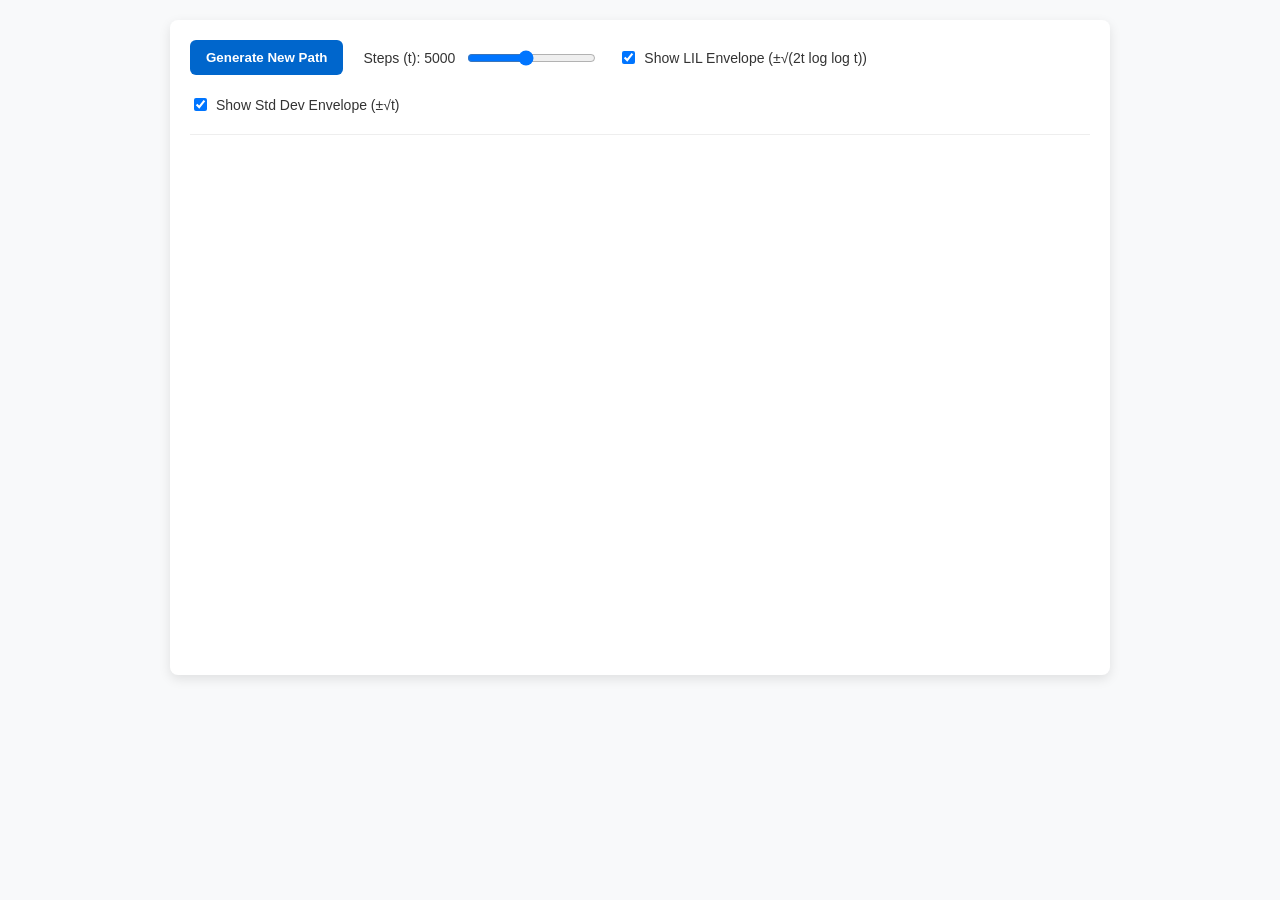
<file: brownian-motion/index.html>
<!DOCTYPE html>
<html lang="en">
<head>
  <meta charset="UTF-8">
  <title>LIL Brownian Motion Simulator</title>
  <script src="https://d3js.org/d3.v7.min.js"></script>
  <style>
    body {
      font-family: -apple-system, BlinkMacSystemFont, "Segoe UI", Roboto, Helvetica, Arial, sans-serif;
      margin: 0;
      padding: 20px;
      background-color: #f8f9fa;
      color: #333;
      display: flex;
      flex-direction: column;
      align-items: center;
    }
    .widget-container {
      background: white;
      border-radius: 8px;
      box-shadow: 0 4px 12px rgba(0,0,0,0.1);
      padding: 20px;
      width: 100%;
      max-width: 900px;
    }
    .controls {
      display: flex;
      flex-wrap: wrap;
      gap: 20px;
      align-items: center;
      margin-bottom: 20px;
      padding-bottom: 20px;
      border-bottom: 1px solid #eee;
    }
    button {
      background-color: #0066cc;
      color: white;
      border: none;
      padding: 10px 16px;
      border-radius: 6px;
      cursor: pointer;
      font-weight: 600;
      transition: background 0.2s;
    }
    button:hover {
      background-color: #0052a3;
    }
    .control-group {
      display: flex;
      align-items: center;
      gap: 10px;
    }
    .slider-label {
      font-size: 14px;
      font-weight: 500;
    }
    .toggle-label {
      font-size: 14px;
      cursor: pointer;
      display: flex;
      align-items: center;
      gap: 6px;
    }
    #chart {
      width: 100%;
      height: 500px;
    }
    .path-brownian { fill: none; stroke: #2c7bb6; stroke-width: 1px; stroke-linejoin: round; }
    .path-lil { fill: none; stroke: #d7191c; stroke-width: 2px; stroke-dasharray: 6 4; }
    .path-sqrt { fill: none; stroke: #1a9641; stroke-width: 2px; stroke-dasharray: 2 4; }
    .axis-label { font-size: 12px; fill: #666; }
    .legend-text { font-size: 12px; font-family: monospace; }
  </style>
</head>
<body>

<div class="widget-container">
  <div class="controls">
    <button id="generate-btn">Generate New Path</button>
    
    <div class="control-group">
      <label class="slider-label" for="steps-slider">Steps (t): <span id="steps-val">5000</span></label>
      <input type="range" id="steps-slider" min="1000" max="10000" step="500" value="5000">
    </div>

    <div class="control-group">
      <label class="toggle-label">
        <input type="checkbox" id="toggle-lil" checked>
        Show LIL Envelope (±√(2t log log t))
      </label>
    </div>

    <div class="control-group">
      <label class="toggle-label">
        <input type="checkbox" id="toggle-sqrt" checked>
        Show Std Dev Envelope (±√t)
      </label>
    </div>
  </div>

  <div id="chart"></div>
</div>

<script>
  // Math Configuration
  const T_START = 3; // Start at t=3 to avoid log(log(t)) negative infinity/NaN at t <= e

  // D3 Setup
  const margin = {top: 20, right: 30, bottom: 40, left: 50};
  const width = 860 - margin.left - margin.right;
  const height = 500 - margin.top - margin.bottom;

  const svg = d3.select("#chart")
    .append("svg")
    .attr("width", width + margin.left + margin.right)
    .attr("height", height + margin.top + margin.bottom)
    .append("g")
    .attr("transform", `translate(${margin.left},${margin.top})`);

  // Scales
  const xScale = d3.scaleLinear().range([0, width]);
  const yScale = d3.scaleLinear().range([height, 0]);

  // Axes groups
  const xAxisGroup = svg.append("g").attr("transform", `translate(0,${height})`);
  const yAxisGroup = svg.append("g");

  // Path elements
  const pathSqrtUpper = svg.append("path").attr("class", "path-sqrt");
  const pathSqrtLower = svg.append("path").attr("class", "path-sqrt");
  const pathLILUpper = svg.append("path").attr("class", "path-lil");
  const pathLILLower = svg.append("path").attr("class", "path-lil");
  const pathBrownian = svg.append("path").attr("class", "path-brownian");

  // Box-Muller transform for standard normal distribution N(0, 1)
  function randomNormal() {
    let u = 0, v = 0;
    while(u === 0) u = Math.random();
    while(v === 0) v = Math.random();
    return Math.sqrt(-2.0 * Math.log(u)) * Math.cos(2.0 * Math.PI * v);
  }

  // Generate Brownian Motion Path
  function generateData(maxSteps) {
    const data = [];
    let currentY = 0;
    
    // Simulate from t=0 to properly accumulate variance
    for (let t = 0; t <= maxSteps; t++) {
      if (t >= T_START) {
        data.push({ t: t, y: currentY });
      }
      // dt = 1 step
      currentY += randomNormal();
    }
    return data;
  }

  // Generate mathematical bounds arrays
  function generateBounds(maxSteps) {
    const bounds = [];
    const stepSize = Math.max(1, Math.floor(maxSteps / 200)); // Optimize rendering points
    
    for (let t = T_START; t <= maxSteps; t += stepSize) {
      bounds.push({
        t: t,
        sqrt: Math.sqrt(t),
        lil: Math.sqrt(2 * t * Math.log(Math.log(t)))
      });
    }
    // Ensure final point is included
    bounds.push({
      t: maxSteps,
      sqrt: Math.sqrt(maxSteps),
      lil: Math.sqrt(2 * maxSteps * Math.log(Math.log(maxSteps)))
    });
    return bounds;
  }

  // Line Generators
  const lineBrownian = d3.line().x(d => xScale(d.t)).y(d => yScale(d.y));
  
  const lineSqrtUpper = d3.line().x(d => xScale(d.t)).y(d => yScale(d.sqrt));
  const lineSqrtLower = d3.line().x(d => xScale(d.t)).y(d => yScale(-d.sqrt));
  
  const lineLILUpper = d3.line().x(d => xScale(d.t)).y(d => yScale(d.lil));
  const lineLILLower = d3.line().x(d => xScale(d.t)).y(d => yScale(-d.lil));

  function updateChart() {
    const maxSteps = parseInt(document.getElementById("steps-slider").value);
    const data = generateData(maxSteps);
    const bounds = generateBounds(maxSteps);

    // Calculate Y domain based on the maximum LIL value + 10% padding
    const maxY = Math.sqrt(2 * maxSteps * Math.log(Math.log(maxSteps))) * 1.1;

    // Update Scales
    xScale.domain([T_START, maxSteps]);
    yScale.domain([-maxY, maxY]);

    // Update Axes
    xAxisGroup.transition().duration(200).call(d3.axisBottom(xScale));
    yAxisGroup.transition().duration(200).call(d3.axisLeft(yScale));

    // Update Paths
    pathBrownian.datum(data).attr("d", lineBrownian);
    
    pathSqrtUpper.datum(bounds).attr("d", lineSqrtUpper);
    pathSqrtLower.datum(bounds).attr("d", lineSqrtLower);
    
    pathLILUpper.datum(bounds).attr("d", lineLILUpper);
    pathLILLower.datum(bounds).attr("d", lineLILLower);

    // Apply visibility toggles
    toggleVisibility();
  }

  function toggleVisibility() {
    const showLIL = document.getElementById("toggle-lil").checked;
    const showSqrt = document.getElementById("toggle-sqrt").checked;

    pathLILUpper.style("display", showLIL ? "block" : "none");
    pathLILLower.style("display", showLIL ? "block" : "none");
    
    pathSqrtUpper.style("display", showSqrt ? "block" : "none");
    pathSqrtLower.style("display", showSqrt ? "block" : "none");
  }

  // Event Listeners
  document.getElementById("generate-btn").addEventListener("click", updateChart);
  
  document.getElementById("steps-slider").addEventListener("input", function(e) {
    document.getElementById("steps-val").textContent = e.target.value;
    updateChart();
  });

  document.getElementById("toggle-lil").addEventListener("change", toggleVisibility);
  document.getElementById("toggle-sqrt").addEventListener("change", toggleVisibility);

  // Initialize
  updateChart();

</script>
</body>
</html>
</file>
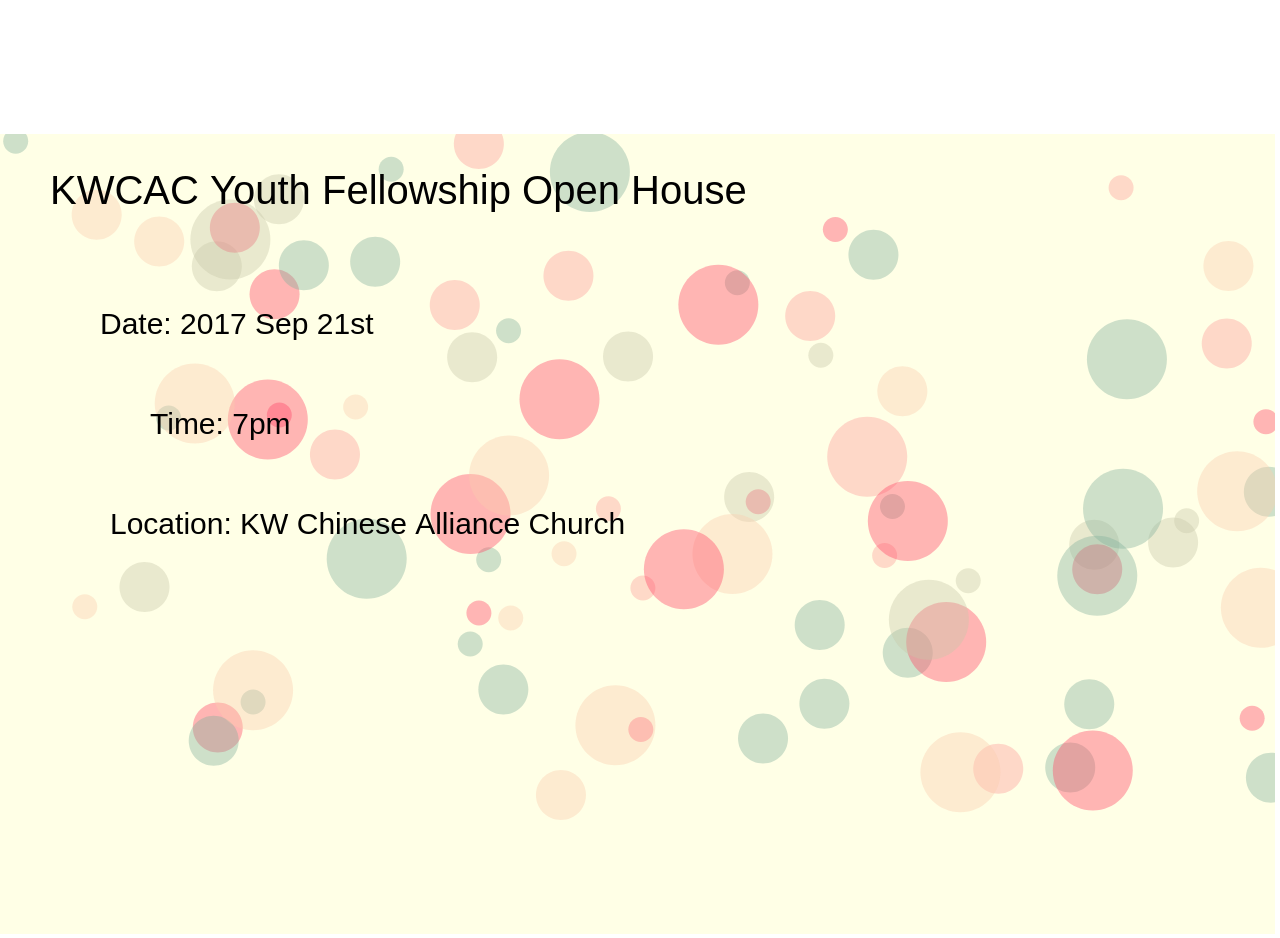
<file: empty-example/index.html>
<!DOCTYPE html>
<html>
<head>
	<script src="../p5.min.js"></script>
	<script src="../addons/p5.dom.min.js"></script>
	<script src="../addons/p5.sound.min.js"></script>
	<script src="floating-ball.js"></script>
	<style> body {padding: 0; margin: 0;} </style>
</head>
<body>
	<iframe src="https://www.facebook.com/plugins/page.php?href=https%3A%2F%2Fwww.facebook.com%2Faftertheory%2F&tabs&width=340&height=130&small_header=false&adapt_container_width=false&hide_cover=false&show_facepile=false&appId" width="340" height="130" style="border:none;overflow:hidden" scrolling="no" frameborder="0" allowTransparency="true"></iframe>
</body>
</html>
</file>
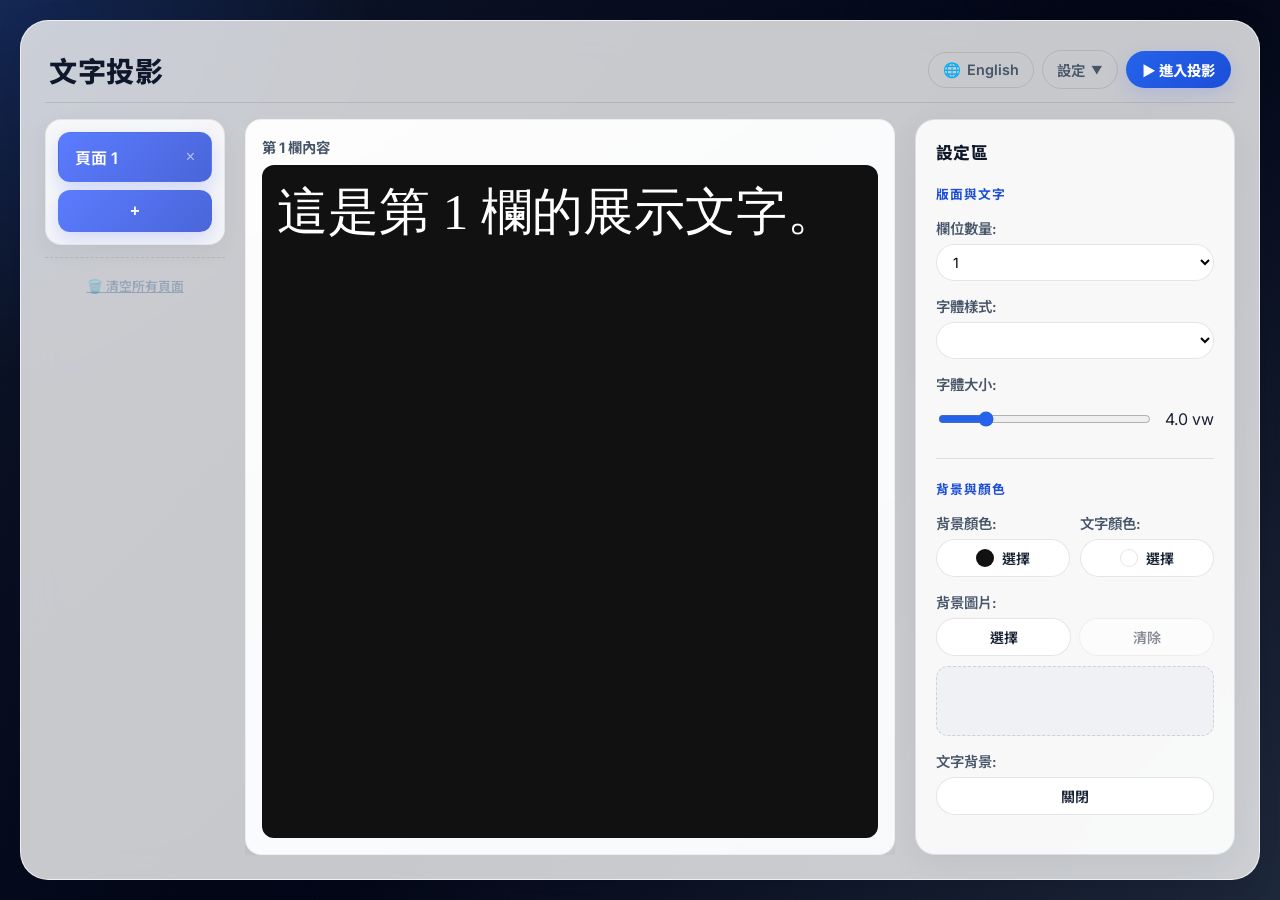
<file: simple-presentation/index.html>
<!DOCTYPE html>
<html lang="zh-Hant">

<head>
    <meta charset="UTF-8">
    <meta name="viewport" content="width=device-width, initial-scale=1.0">
    
    <!-- Primary Meta Tags & SEO -->
    <title>文字投影 | TextCast</title>
    <meta name="description" content="TextCast 一款簡潔強大的線上文字投影展示工具。支援雙語介面、多欄版面、多款字型、自訂顏色與背景圖片。 Free online text slideshow presenter with multi-column layout, customizable fonts, colors, and background images.">
    <meta name="keywords" content="TextCast, 文字投影, 展示器, 線上簡報, Text Slideshow, Slide Presenter, Presentation Tool, Dual Language">
    <meta name="robots" content="index, follow">
    <link rel="canonical" href="https://example.com/">

    <meta name="theme-color" content="#020617">

    <!-- Open Graph / Facebook -->
    <meta property="og:type" content="website">
    <meta property="og:url" content="https://example.com/">
    <meta property="og:title" content="文字投影 | TextCast">
    <meta property="og:description" content="TextCast 一款簡潔強大的線上文字投影展示工具。支援多欄版面、豐富字型、自訂顏色與背景圖片。 Free online text slideshow presenter with dynamic multi-column layouts.">
    <meta property="og:locale" content="zh_TW">
    <meta property="og:locale:alternate" content="en_US">

    <!-- Twitter Cards -->
    <meta name="twitter:card" content="summary_large_image">
    <meta name="twitter:title" content="文字投影 | TextCast">
    <meta name="twitter:description" content="TextCast 簡潔強大的線上文字投影展示工具。Free online text slideshow presenter.">

    <!-- Structured Data (JSON-LD) -->
    <script type="application/ld+json">
    {
      "@context": "https://schema.org",
      "@type": "WebApplication",
      "name": "文字投影 | TextCast",
      "applicationCategory": "UtilitiesApplication",
      "operatingSystem": "All",
      "inLanguage": ["zh-Hant", "en"],
      "description": "Interactive web tool for creating custom text slideshows with multi-column layouts, web fonts, and dynamic backgrounds."
    }
    </script>

    <!-- Typography & CSS -->
    <link rel="preconnect" href="https://fonts.googleapis.com">
    <link rel="preconnect" href="https://fonts.gstatic.com" crossorigin>
    <link href="https://fonts.googleapis.com/css2?family=Caveat:wght@500;700&family=Dela+Gothic+One&family=Inter:wght@400;700;900&family=Klee+One:wght@400;600&family=LXGW+WenKai+TC:wght@400;700&family=Montserrat:wght@700;900&family=Noto+Sans+TC:wght@400;700;900&family=Noto+Serif+TC:wght@400;700;900&family=Oswald:wght@500;700&family=Playfair+Display:ital,wght@0,600;0,800;1,600&family=Shippori+Mincho:wght@500;800&display=swap" rel="stylesheet">
    <link rel="stylesheet" href="style.css">
    <script src="main.js" defer></script>
</head>

<body>

    <div class="container" id="main-ui">

        <!-- Compact Header with Global Actions -->
        <header class="app-header">
            <div class="branding">
                <h1 data-i18n="appTitle">文字投影展示器</h1>
            </div>
            <div class="global-actions">
                <button id="lang-toggle-btn" class="toggle-controls-btn lang-btn" aria-label="Switch Language / 切換語言">
                    🌐 <span id="lang-text">English</span>
                </button>
                <button id="toggle-controls-btn" class="toggle-controls-btn" aria-expanded="true">
                    <span data-i18n="settingsBtn">設定</span> <span class="toggle-icon">▼</span>
                </button>
                <button id="start-btn" class="primary-cta" data-i18n="enterSlideshow">
                    ▶ 進入投影
                </button>
            </div>
        </header>

        <!-- Main Workspace Layout -->
        <div class="editor-layout">

            <!-- LEFT SIDEBAR: Slide Navigation Panel -->
            <aside class="sidebar-nav">
                <tab-manager id="tab-manager"></tab-manager>

                <div class="utility-zone">
                    <button id="clear-all-pages-btn" class="clear-all-btn" data-i18n="clearAllPages">
                        🗑️ 清空所有頁面
                    </button>
                </div>
            </aside>

            <!-- CENTER COLUMN: Main Workspace Inputs -->
            <main class="workspace">
                <div id="input-container" class="input-grid">
                    <!-- Dynamic content generated by JS -->
                </div>
            </main>

            <!-- RIGHT SIDEBAR: Settings and Controls -->
            <aside class="sidebar-controls controls" id="controls-section">
                <div class="controls-header">
                    <h3 data-i18n="settingsTitle">設定區</h3>
                </div>

                <div class="settings-group">
                    <h4 data-i18n="layoutAndText">版面與文字</h4>
                    <div class="control-group">
                        <label for="column-select" data-i18n="columnsLabel">欄位數量:</label>
                        <select id="column-select">
                            <option value="1">1</option>
                            <option value="2">2</option>
                            <option value="3">3</option>
                        </select>
                    </div>
                    <div class="control-group">
                        <label for="font-family-select" data-i18n="fontFamilyLabel">字體樣式:</label>
                        <select id="font-family-select">
                            <optgroup id="optgroup-standard" label="現代黑體 (Modern Sans)">
                                <option value='&quot;Noto Sans TC&quot;, sans-serif' selected>思源黑體 (Noto Sans TC)</option>
                                <option value='&quot;Inter&quot;, sans-serif'>Inter (English UI)</option>
                                <option value='&quot;Montserrat&quot;, sans-serif'>Montserrat (English Bold)</option>
                            </optgroup>
                            <optgroup id="optgroup-serif" label="經典宋體 (Elegant Serif)">
                                <option value='&quot;Noto Serif TC&quot;, serif'>思源宋體 (Noto Serif TC)</option>
                                <option value='&quot;Shippori Mincho&quot;, serif'>日系明朝體 (Shippori Mincho)</option>
                                <option value='&quot;Playfair Display&quot;, serif'>Playfair Display (English Serif)</option>
                            </optgroup>
                            <optgroup id="optgroup-handwriting" label="溫潤手寫 (Handwriting)">
                                <option value='&quot;LXGW WenKai TC&quot;, cursive'>霞鶩文楷 (LXGW WenKai TC)</option>
                                <option value='&quot;Klee One&quot;, cursive'>日系硬筆楷書 (Klee One)</option>
                                <option value='&quot;Caveat&quot;, cursive'>Caveat (English Script)</option>
                            </optgroup>
                            <optgroup id="optgroup-display" label="強烈視覺 (High Impact)">
                                <option value='&quot;Dela Gothic One&quot;, display'>德拉黑體 (Dela Gothic One)</option>
                                <option value='&quot;Oswald&quot;, sans-serif'>Oswald (English Condensed)</option>
                            </optgroup>
                            <optgroup id="optgroup-system" label="系統字型 (System Fonts)">
                                <option value='system-ui, -apple-system, BlinkMacSystemFont, &quot;PingFang TC&quot;, &quot;Microsoft JhengHei&quot;, sans-serif'>系統預設黑體 (System Default)</option>
                                <option value='&quot;BiauKai&quot;, &quot;DFKai-SB&quot;, serif'>標楷體 (BiauKai)</option>
                            </optgroup>
                        </select>
                    </div>
                    <div class="control-group control-group--range">
                        <label for="font-size-slider" data-i18n="fontSizeLabel">字體大小:</label>
                        <div class="range-wrapper">
                            <input type="range" id="font-size-slider" min="1" max="20" step="0.5" value="4">
                            <span id="font-size-value">4.0 vw</span>
                        </div>
                    </div>
                </div>

                <hr class="divider">

                <div class="settings-group">
                    <h4 data-i18n="bgAndColor">背景與顏色</h4>
                    <div class="control-group control-group--color-pair">
                        <div class="color-picker-block">
                            <label for="bg-color-picker" data-i18n="bgColorLabel">背景顏色:</label>
                            <button type="button" class="color-picker-btn" id="bg-color-picker-btn"
                                data-color-input="bg-color-picker" aria-label="選擇背景顏色">
                                <span class="color-swatch" id="bg-color-swatch"></span>
                                <span class="color-picker-label" id="bg-color-picker-label" data-i18n="selectBtn">選擇</span>
                            </button>
                            <input type="color" id="bg-color-picker" value="#111111" hidden>
                        </div>
                        <div class="color-picker-block">
                            <label for="text-color-picker" data-i18n="textColorLabel">文字顏色:</label>
                            <button type="button" class="color-picker-btn" id="text-color-picker-btn"
                                data-color-input="text-color-picker" aria-label="選擇文字顏色">
                                <span class="color-swatch" id="text-color-swatch"></span>
                                <span class="color-picker-label" id="text-color-picker-label" data-i18n="selectBtn">選擇</span>
                            </button>
                            <input type="color" id="text-color-picker" value="#ffffff" hidden>
                        </div>
                    </div>
                    <div class="control-group control-group--bg-image">
                        <label for="bg-image-picker" data-i18n="bgImageLabel">背景圖片:</label>
                        <div class="bg-image-actions">
                            <button type="button" class="color-picker-btn" id="bg-image-picker-btn" aria-label="選擇背景圖片">
                                <span class="color-picker-label" id="bg-image-picker-label" data-i18n="selectBtn">選擇</span>
                            </button>
                            <button type="button" class="clear-image-btn" id="clear-bg-image-btn" aria-label="清除背景圖片" data-i18n="clearBtn">清除</button>
                        </div>
                        <div class="bg-image-preview" id="bg-image-preview" aria-hidden="true"></div>
                        <input type="file" id="bg-image-picker" accept="image/*" hidden>
                    </div>
                    <div class="control-group">
                        <label data-i18n="slideTextBgLabel">文字背景:</label>
                        <button type="button" class="toggle-btn" id="slide-text-bg-toggle-btn" aria-pressed="false" data-i18n="toggleOff">關閉</button>
                    </div>
                </div>
            </aside>

        </div>
    </div>

    <!-- Slideshow Overlay -->
    <div id="slideshow-screen" class="slideshow-overlay" style="display: none;">
        <button class="slide-nav-btn" id="prev-slide-btn">&lt;</button>
        <div id="slideshow-render-area" class="slideshow-content"></div>
        <button class="slide-nav-btn" id="next-slide-btn">&gt;</button>
        <div class="slideshow-footer">
            <button class="exit-btn" id="exit-slideshow-btn" aria-label="關閉投影" title="關閉投影">×</button>
            <div class="page-indicator" id="slide-page-indicator"></div>
        </div>
    </div>

</body>

</html>
</file>
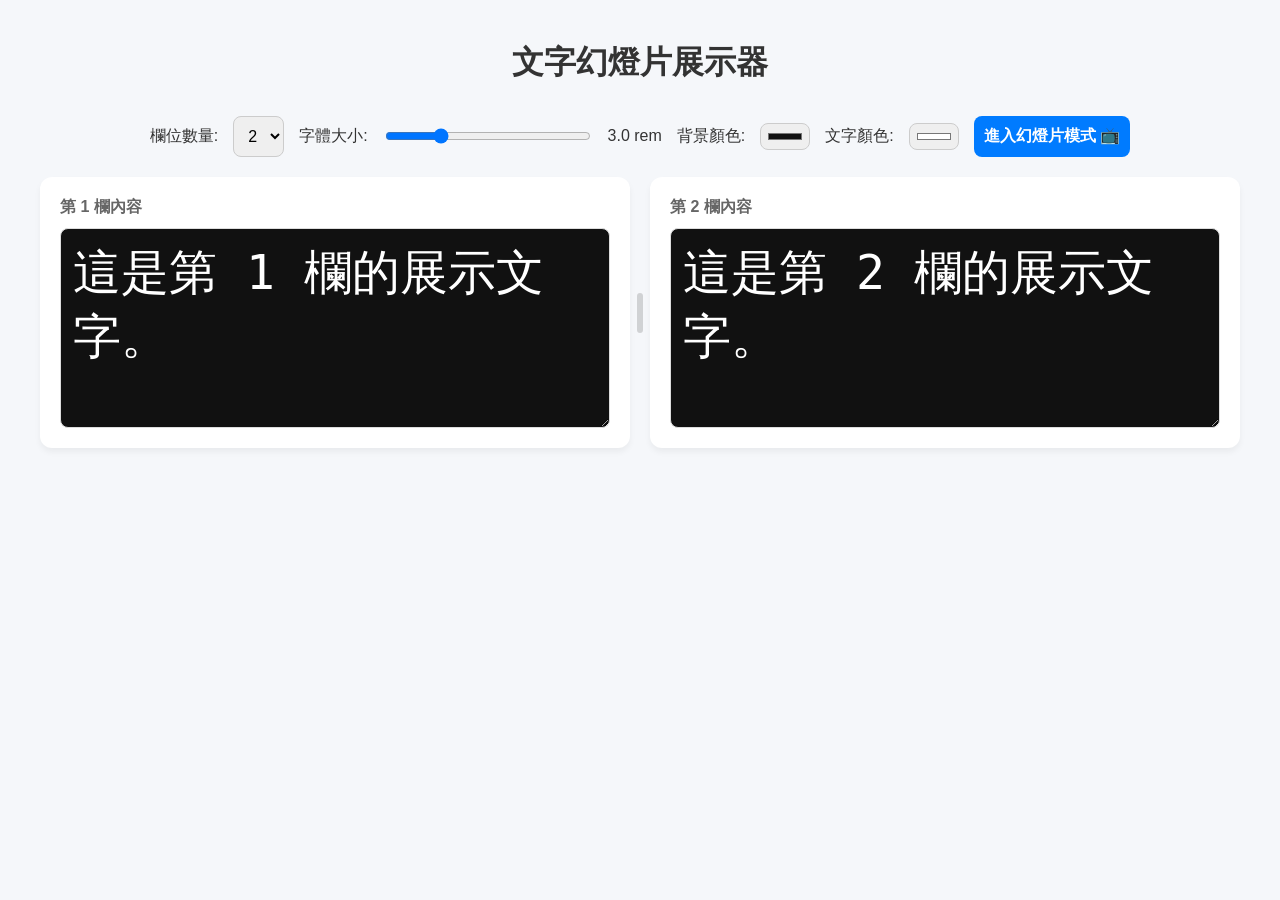
<file: simple-presentation.html>
<!DOCTYPE html>
<html lang="zh-Hant">
<head>
    <meta charset="UTF-8">
    <meta name="viewport" content="width=device-width, initial-scale=1.0">
    <title>文字幻燈片展示器</title>
    <style>
        :root {
            --bg-color: #f5f7fa;
            --text-color: #333;
            --card-bg: #ffffff;
            --primary-color: #007bff;
            --primary-dark-color: #0056b3;
        }

        body {
            font-family: -apple-system, BlinkMacSystemFont, "Segoe UI", Roboto, "Helvetica Neue", Arial, sans-serif;
            background-color: var(--bg-color);
            color: var(--text-color);
            margin: 0;
            padding: 20px;
            transition: all 0.3s ease;
        }

        body.resizing {
            cursor: col-resize;
            user-select: none;
        }

        /* 設定區域 */
        .container {
            max-width: 1200px;
            margin: 0 auto;
        }

        header {
            text-align: center;
            margin-bottom: 30px;
        }

        .controls {
            display: flex;
            flex-wrap: wrap;
            justify-content: center;
            gap: 15px;
            margin-bottom: 20px;
            align-items: center;
        }

        select, button, input[type="color"], input[type="range"] {
            padding: 10px;
            font-size: 16px;
            border-radius: 8px;
            border: 1px solid #ccc;
            cursor: pointer;
            transition: background 0.2s;
        }

        input[type="color"] {
            padding: 5px;
        }
        
        input[type="range"] {
            flex-grow: 0.2;
        }

        button {
            background-color: var(--primary-color);
            color: white;
            border: none;
            font-weight: bold;
        }

        button:hover {
            background-color: var(--primary-dark-color);
        }

        /* 欄位輸入區域 */
        .input-grid {
            display: grid;
            gap: 20px;
            margin-bottom: 30px;
        }

        .input-box {
            background: var(--card-bg);
            padding: 20px;
            border-radius: 12px;
            box-shadow: 0 4px 6px rgba(0,0,0,0.05);
            display: flex;
            flex-direction: column;
            gap: 10px;
            position: relative; /* For resize handle positioning */
        }

        .editor-resize-handle {
            position: absolute;
            top: 0;
            right: -20px; /* Position handle to fill the 20px gap */
            width: 20px;
            height: 100%;
            cursor: col-resize;
            z-index: 10;
            display: flex;
            align-items: center;
            justify-content: center;
        }

        .editor-resize-handle::before {
            content: "";
            width: 6px;
            height: 40px;
            background-color: rgba(0, 0, 0, 0.15);
            border-radius: 3px;
            transition: background-color 0.2s ease;
        }

        .editor-resize-handle:hover::before {
            background-color: var(--primary-color);
        }

        .editor-resize-handle.active::before {
            background-color: var(--primary-dark-color);
        }

        .input-box label {
            font-weight: bold;
            color: #666;
        }

        textarea {
            width: 100%;
            height: 200px;
            padding: 12px;
            box-sizing: border-box;
            border: 1px solid #ddd;
            border-radius: 8px;
            /* font-size, background-color, color will be set dynamically */
            resize: vertical;
            transition: background-color 0.3s, color 0.3s;
        }

        /* 幻燈片全螢幕模式 */
        .slideshow-overlay {
            display: none;
            position: fixed;
            top: 0;
            left: 0;
            width: 100vw;
            height: 100vh;
            background-color: var(--slideshow-bg, #111);
            color: var(--slideshow-text-color, #fff);
            z-index: 9999;
            padding: 40px;
            box-sizing: border-box;
        }

        .slideshow-content {
            display: grid;
            gap: 40px;
            width: 100%;
            height: 100%;
            max-width: 1400px;
            margin: 0 auto;
        }
        
        .slide-column {
            position: relative;
            overflow-y: auto;
            height: 100%;
            text-align: center;
            -ms-overflow-style: none;
            scrollbar-width: none;
        }
        
        .slide-column::-webkit-scrollbar {
            display: none;
        }

        .slide-column:not(:last-child)::after {
            content: '';
            position: absolute;
            top: 5%;
            bottom: 5%;
            right: -20px; /* Half of the 40px gap */
            width: 1px;
            background: rgba(255, 255, 255, 0.2);
        }

        .slide-text {
            font-size: var(--slideshow-font-size, clamp(2rem, 5vw, 4rem));
            font-weight: bold;
            line-height: 1.4;
            white-space: pre-wrap;
            word-wrap: break-word;
            padding: 0 10px;
        }

        .exit-hint {
            position: fixed;
            bottom: 20px;
            left: 50%;
            transform: translateX(-50%);
            color: #666;
            font-size: 14px;
        }
    </style>
</head>
<body>

    <div class="container" id="main-ui">
        <header>
            <h1>文字幻燈片展示器</h1>
        </header>

        <div class="controls">
            <label for="column-select">欄位數量:</label>
            <select id="column-select">
                <option value="1">1</option>
                <option value="2" selected>2</option>
                <option value="3">3</option>
            </select>
            <label for="font-size-slider">字體大小:</label>
            <input type="range" id="font-size-slider" min="1" max="10" step="0.1" value="3">
            <span id="font-size-value">3.0 rem</span>

            <label for="bg-color-picker">背景顏色:</label>
            <input type="color" id="bg-color-picker" value="#111111">
            <label for="text-color-picker">文字顏色:</label>
            <input type="color" id="text-color-picker" value="#ffffff">
            <button id="start-btn">進入幻燈片模式 📺</button>
        </div>

        <div id="input-container" class="input-grid">
            <!-- JS will generate content -->
        </div>
    </div>

    <div id="slideshow-screen" class="slideshow-overlay">
        <div id="slideshow-render-area" class="slideshow-content"></div>
        <div class="exit-hint">點擊任意處 或 按下 ESC 鍵退出</div>
    </div>

    <script>
        const columnSelect = document.getElementById('column-select');
        const inputContainer = document.getElementById('input-container');
        const startBtn = document.getElementById('start-btn');
        const slideshowScreen = document.getElementById('slideshow-screen');
        const slideshowRenderArea = document.getElementById('slideshow-render-area');
        const fontSizeSlider = document.getElementById('font-size-slider');
        const fontSizeValue = document.getElementById('font-size-value');
        const bgColorPicker = document.getElementById('bg-color-picker');
        const textColorPicker = document.getElementById('text-color-picker');

        let activeHandle = null;

        function updateEditorColors() {
            const bgColor = bgColorPicker.value;
            const textColor = textColorPicker.value;
            document.querySelectorAll('#input-container textarea').forEach(textarea => {
                textarea.style.backgroundColor = bgColor;
                textarea.style.color = textColor;
            });
        }

        function updateEditorFontSize() {
            const newSize = parseFloat(fontSizeSlider.value);
            fontSizeValue.textContent = `${newSize.toFixed(1)} rem`;
            document.querySelectorAll('#input-container textarea').forEach(textarea => {
                textarea.style.fontSize = `${newSize}rem`;
            });
        }

        function updateInputGrid() {
            const numCols = parseInt(columnSelect.value);
            inputContainer.style.gridTemplateColumns = `repeat(${numCols}, 1fr)`;

            const currentTexts = Array.from(inputContainer.querySelectorAll('textarea')).map(t => t.value);
            inputContainer.innerHTML = '';

            for (let i = 0; i < numCols; i++) {
                const existingValue = currentTexts[i] || `這是第 ${i + 1} 欄的展示文字。`;
                const inputBox = document.createElement('div');
                inputBox.className = 'input-box';
                inputBox.innerHTML = `
                    <label>第 ${i + 1} 欄內容</label>
                    <textarea id="text-input-${i}">${existingValue}</textarea>
                `;

                if (i < numCols - 1) {
                    const handle = document.createElement('div');
                    handle.className = 'editor-resize-handle';
                    handle.dataset.handleIndex = i;
                    handle.addEventListener('mousedown', initEditorResize);
                    inputBox.appendChild(handle);
                }

                inputContainer.appendChild(inputBox);
            }
            // After creating the grid, apply the current styles
            updateEditorFontSize();
            updateEditorColors();
        }

        startBtn.addEventListener('click', () => {
            const fontSize = fontSizeSlider.value;
            const bgColor = bgColorPicker.value;
            const textColor = textColorPicker.value;
            
            slideshowScreen.style.setProperty('--slideshow-font-size', `${fontSize}rem`);
            slideshowScreen.style.setProperty('--slideshow-bg', bgColor);
            slideshowScreen.style.setProperty('--slideshow-text-color', textColor);

            const numCols = parseInt(columnSelect.value);
            const editorGridTemplate = window.getComputedStyle(inputContainer).gridTemplateColumns;
            slideshowRenderArea.style.gridTemplateColumns = editorGridTemplate;
            slideshowRenderArea.innerHTML = '';

            for (let i = 0; i < numCols; i++) {
                const txt = document.getElementById(`text-input-${i}`).value;

                const columnWrapper = document.createElement('div');
                columnWrapper.className = 'slide-column';

                const textElement = document.createElement('div');
                textElement.className = 'slide-text';
                textElement.textContent = txt;

                columnWrapper.appendChild(textElement);
                slideshowRenderArea.appendChild(columnWrapper);
            }

            slideshowScreen.style.display = 'block';
            document.documentElement.requestFullscreen?.();
        });

        let initialX, initialWidths, handleIndex, leftColumn, rightColumn;

        function initEditorResize(e) {
            e.preventDefault();
            document.body.classList.add('resizing');
            activeHandle = e.currentTarget;
            activeHandle.classList.add('active');
            
            handleIndex = parseInt(activeHandle.dataset.handleIndex);
            const columns = Array.from(inputContainer.children);
            leftColumn = columns[handleIndex];
            rightColumn = columns[handleIndex + 1];

            initialX = e.clientX;
            initialWidths = columns.map(c => c.getBoundingClientRect().width);
            
            window.addEventListener('mousemove', doEditorResize);
            window.addEventListener('mouseup', stopEditorResize);
        }

        function doEditorResize(e) {
            const deltaX = e.clientX - initialX;
            const newLeftWidth = initialWidths[handleIndex] + deltaX;
            const newRightWidth = initialWidths[handleIndex + 1] - deltaX;
            
            if (newLeftWidth < 50 || newRightWidth < 50) return;

            const newTemplate = initialWidths.map((w, i) => {
                if (i === handleIndex) return `${newLeftWidth}px`;
                if (i === handleIndex + 1) return `${newRightWidth}px`;
                return `${w}px`;
            }).join(' ');

            inputContainer.style.gridTemplateColumns = newTemplate;
        }

        function stopEditorResize() {
            document.body.classList.remove('resizing');
            if (activeHandle) {
                activeHandle.classList.remove('active');
                activeHandle = null;
            }
            window.removeEventListener('mousemove', doEditorResize);
            window.removeEventListener('mouseup', stopEditorResize);
        }

        slideshowScreen.addEventListener('click', (e) => {
            if (e.target === slideshowScreen) {
                exitSlideshow();
            }
        });

        document.addEventListener('keydown', (e) => {
            if (e.key === 'Escape' && slideshowScreen.style.display === 'block') {
                exitSlideshow();
            }
        });

        function exitSlideshow() {
            slideshowScreen.style.display = 'none';
            document.exitFullscreen?.();
        }

        // --- Event Listeners and Initial Setup ---
        columnSelect.addEventListener('change', updateInputGrid);
        fontSizeSlider.addEventListener('input', updateEditorFontSize);
        bgColorPicker.addEventListener('input', updateEditorColors);
        textColorPicker.addEventListener('input', updateEditorColors);
        
        // Initialize
        updateInputGrid();

    </script>
</body>
</html>
</file>
<file: simple-presentation/style.css>
html {
    height: 100%;
}

:root {
    --bg-color: #020617;       /* Midnight Slate */
    --bg-accent: #0f172a;      /* Dark Slate */
    --text-color: #172033;
    --muted-color: #475569;
    --card-bg: rgba(255, 255, 255, 0.96);
    --surface-soft: rgba(248, 250, 252, 0.98);
    --border-color: rgba(2, 6, 23, 0.1);
    --primary-color: #2563eb;       /* Royal Blue */
    --primary-dark-color: #1d4ed8;  /* Navy Blue */
    --shadow: 0 20px 45px rgba(2, 6, 23, 0.12);
}

* {
    box-sizing: border-box;
}

body {
    font-family: "Inter", "Noto Sans TC", system-ui, -apple-system, sans-serif;
    background:
        radial-gradient(circle at top left, rgba(37, 99, 235, 0.22), transparent 24%),
        linear-gradient(135deg, var(--bg-accent) 0%, var(--bg-color) 55%, #1e293b 100%);
    background-attachment: fixed;
    background-size: cover;
    color: var(--text-color);
    margin: 0;
    padding: 20px;
    transition: all 0.3s ease;
    height: 100dvh;
    overflow: hidden;
    display: flex;
    flex-direction: column;
}

h1,
h2,
h3,
.header-subtitle {
    font-family: "Montserrat", "Noto Sans TC", sans-serif;
    font-weight: 800;
    letter-spacing: 0.02em;
}

body::before {
    content: "";
    position: fixed;
    inset: 0;
    background-image: linear-gradient(rgba(255, 255, 255, 0.06) 1px, transparent 1px), linear-gradient(90deg, rgba(255, 255, 255, 0.06) 1px, transparent 1px);
    background-size: 24px 24px;
    opacity: 0.16;
    pointer-events: none;
    z-index: -1;
}

body.resizing {
    cursor: col-resize;
    user-select: none;
}

/* Application Container */
.container {
    max-width: 1540px;
    margin-inline: auto;
    flex: 1 1 auto;
    min-height: 0;
    min-width: 0;
    display: flex;
    flex-direction: column;
    width: 100%;
    padding: 24px;
    border-radius: 28px;
    background: rgba(255, 255, 255, 0.78);
    backdrop-filter: blur(22px);
    box-shadow: var(--shadow);
    border: 1px solid rgba(255, 255, 255, 0.72);
}

/* Compact Header */
.app-header {
    display: flex;
    justify-content: space-between;
    align-items: center;
    flex-wrap: wrap;
    gap: 12px;
    margin-bottom: 16px;
    padding: 4px 4px 12px;
    border-bottom: 1px solid var(--border-color);
}

.branding h1 {
    margin: 0;
    font-size: clamp(1.2rem, 2.2vw, 1.8rem);
    font-weight: 800;
    letter-spacing: 0.02em;
    color: #0f172a;
}

.global-actions {
    display: flex;
    align-items: center;
    gap: 8px;
}

.lang-btn {
    font-size: 0.85rem;
    padding: 8px 12px;
    border-color: rgba(91, 124, 255, 0.25);
    background: rgba(255, 255, 255, 0.9);
}

.lang-btn:hover {
    background: #ffffff;
    border-color: var(--primary-color);
}

.primary-cta {
    background: linear-gradient(135deg, var(--primary-color), var(--primary-dark-color));
    color: white;
    border: none;
    padding: 8px 16px;
    font-size: 0.9rem;
    font-family: "Inter", "Noto Sans TC", sans-serif;
    font-weight: 800;
    border-radius: 999px;
    cursor: pointer;
    box-shadow: 0 6px 18px rgba(91, 124, 255, 0.22);
    transition: transform 0.2s ease, box-shadow 0.2s ease;
}

.primary-cta:hover {
    transform: translateY(-2px);
    box-shadow: 0 10px 24px rgba(91, 124, 255, 0.32);
}

.clear-all-btn {
    display: inline-flex;
    align-items: center;
    justify-content: center;
    gap: 6px;
    background: transparent;
    color: #94a3b8;
    border: none;
    padding: 6px 10px;
    font-size: 0.8rem;
    border-radius: 8px;
    cursor: pointer;
    transition: all 0.2s ease;
    font-weight: 500;
    text-decoration: underline;
}

.clear-all-btn:hover {
    color: #ef4444;
    background: rgba(239, 68, 68, 0.05);
}

/* Main Layout Structure */
.editor-layout {
    display: flex;
    gap: 20px;
    align-items: stretch;
    flex: 1;
    min-height: 0;
}

/* Left Sidebar - Navigation */
.sidebar-nav {
    flex: 0 0 180px;
    width: 180px;
    min-width: 0;
    display: flex;
    flex-direction: column;
    gap: 12px;
}

.sidebar-nav .utility-zone {
    margin-top: 0;
    padding-top: 12px;
    border-top: 1px dashed var(--border-color);
    display: flex;
    justify-content: center;
    align-items: center;
}

/* Right Sidebar - Controls */
.sidebar-controls {
    flex: 0 0 320px;
    width: 320px;
    background: rgba(255, 255, 255, 0.88);
    border: 1px solid var(--border-color);
    border-radius: 20px;
    padding: 20px;
    box-shadow: 0 10px 35px rgba(15, 23, 42, 0.06);
    overflow-y: auto;
    overflow-x: hidden;
    max-height: 100%;
    display: flex;
    flex-direction: column;
    transition: width 0.4s ease, opacity 0.3s ease, padding 0.4s ease, margin 0.4s ease, border-width 0.4s ease;
}

.sidebar-controls.collapsed {
    flex: 0 0 0px;
    width: 0;
    opacity: 0;
    padding-left: 0;
    padding-right: 0;
    margin-left: 0;
    margin-right: 0;
    border-width: 0;
    visibility: hidden;
}

.controls-header {
    display: flex;
    justify-content: space-between;
    align-items: center;
    margin-bottom: 20px;
}

.controls-header h3 {
    margin: 0;
    font-size: 1.05rem;
    color: #0f172a;
}

.toggle-controls-btn {
    display: inline-flex;
    align-items: center;
    gap: 6px;
    background: transparent;
    color: var(--muted-color);
    border: 1px solid var(--border-color);
    padding: 8px 14px;
    font-size: 0.9rem;
    border-radius: 999px;
    cursor: pointer;
    transition: all 0.2s ease;
    box-shadow: none;
    font-weight: 600;
}

.toggle-controls-btn:hover {
    background: rgba(15, 23, 42, 0.05);
    color: var(--text-color);
}

.toggle-icon {
    font-size: 0.7rem;
}

.settings-group {
    display: flex;
    flex-direction: column;
    gap: 14px;
}

.settings-group h4 {
    margin: 0;
    font-size: 0.8rem;
    font-family: "Montserrat", "Noto Sans TC", sans-serif;
    font-weight: 700;
    color: var(--primary-dark-color);
    text-transform: uppercase;
    letter-spacing: 0.08em;
}

.divider {
    border: none;
    border-top: 1px solid var(--border-color);
    margin: 20px 0;
    width: 100%;
}

.control-group {
    display: flex;
    flex-direction: column;
    align-items: stretch;
    gap: 6px;
}

.control-group label {
    font-size: 0.9rem;
    font-family: "Inter", "Noto Sans TC", sans-serif;
    color: var(--muted-color);
    font-weight: 600;
}

.range-wrapper {
    display: flex;
    align-items: center;
    gap: 12px;
}

.control-group--color-pair {
    display: flex;
    flex-direction: row;
    gap: 10px;
}

.color-picker-block {
    display: flex;
    flex-direction: column;
    gap: 6px;
    flex: 1;
}

.control-group--bg-image .bg-image-actions {
    display: flex;
    gap: 8px;
}

.bg-image-preview {
    width: 100%;
    height: 70px;
    border-radius: 12px;
    background-color: rgba(148, 163, 184, 0.12);
    background-position: center;
    background-size: contain;
    background-repeat: no-repeat;
    border: 1px dashed rgba(148, 163, 184, 0.6);
    transition: opacity 0.2s ease, border-color 0.2s ease;
    opacity: 0.7;
    margin-top: 4px;
}

.bg-image-preview.has-image {
    opacity: 1;
    border-color: rgba(148, 163, 184, 0.9);
}

select,
button,
input[type="color"],
input[type="range"] {
    font-family: "Inter", "Noto Sans TC", sans-serif;
    padding: 8px 12px;
    font-size: 14px;
    border-radius: 999px;
    border: 1px solid var(--border-color);
    cursor: pointer;
    transition: transform 0.2s ease, box-shadow 0.2s ease, background 0.2s ease, border-color 0.2s ease;
}

select {
    width: 100%;
    background-color: rgba(255, 255, 255, 0.95);
}

select:hover,
input[type="range"]:hover {
    border-color: rgba(91, 124, 255, 0.35);
}

input[type="range"] {
    flex-grow: 1;
    accent-color: var(--primary-color);
}

.color-picker-btn,
.clear-image-btn {
    display: inline-flex;
    align-items: center;
    justify-content: center;
    gap: 8px;
    background: rgba(255, 255, 255, 0.96);
    color: var(--text-color);
    border: 1px solid var(--border-color);
    font-weight: 600;
    box-shadow: none;
    flex: 1;
}

.color-picker-btn:hover,
.clear-image-btn:hover {
    background: rgba(245, 247, 255, 0.96);
}

.clear-image-btn:disabled {
    opacity: 0.5;
    cursor: not-allowed;
}

.toggle-btn {
    display: inline-flex;
    align-items: center;
    justify-content: center;
    width: 100%;
    padding: 8px 12px;
    border-radius: 999px;
    background: rgba(255, 255, 255, 0.96);
    color: var(--text-color);
    border: 1px solid var(--border-color);
    font-weight: 600;
    box-shadow: none;
    transition: transform 0.2s ease, box-shadow 0.2s ease, background 0.2s ease, border-color 0.2s ease;
}

.toggle-btn:hover {
    background: rgba(245, 247, 255, 0.96);
}

.toggle-btn.active {
    background: linear-gradient(135deg, var(--primary-color), var(--primary-dark-color));
    color: white;
    border-color: transparent;
    box-shadow: 0 10px 25px rgba(91, 124, 255, 0.24);
}

.color-swatch {
    width: 18px;
    height: 18px;
    border-radius: 50%;
    border: 1px solid rgba(0, 0, 0, 0.1);
    display: inline-block;
}

.workspace {
    flex: 1;
    display: flex;
    flex-direction: column;
    min-width: 0;
    min-height: 0;
}

.input-grid {
    display: grid;
    gap: 16px;
    margin-bottom: 0;
    flex: 1;
    min-height: 0;
    min-width: 0;
    max-width: 100%;
    overflow-x: hidden;
    grid-template-columns: repeat(var(--editor-columns, 1), minmax(0, 1fr));
    grid-template-rows: minmax(0, 1fr);
}

.input-box {
    width: 100%;
    max-width: 100%;
    min-width: 0;
    background: linear-gradient(145deg, var(--card-bg), var(--surface-soft));
    padding: 16px;
    border-radius: 16px;
    box-shadow: 0 16px 35px rgba(15, 23, 42, 0.08);
    border: 1px solid rgba(15, 23, 42, 0.06);
    display: flex;
    flex-direction: column;
    gap: 8px;
    position: relative;
}

.editor-resize-handle {
    position: absolute;
    top: 0;
    right: -16px;
    width: 16px;
    height: 100%;
    cursor: col-resize;
    z-index: 10;
    display: flex;
    align-items: center;
    justify-content: center;
}

.editor-resize-handle::before {
    content: "";
    width: 4px;
    height: 40px;
    background: linear-gradient(180deg, rgba(15, 23, 42, 0.18), rgba(15, 23, 42, 0.08));
    border-radius: 999px;
    transition: background-color 0.2s ease, transform 0.2s ease;
}

.editor-resize-handle:hover::before {
    background: linear-gradient(180deg, rgba(91, 124, 255, 0.82), rgba(91, 124, 255, 0.42));
}

.input-box label {
    font-weight: 700;
    color: var(--muted-color);
    font-size: 0.9rem;
}

textarea {
    width: 100%;
    flex-grow: 1;
    padding: 12px 14px;
    box-sizing: border-box;
    border: 1px solid rgba(15, 23, 42, 0.12);
    border-radius: 12px;
    background: rgba(248, 250, 252, 0.96);
    color: var(--text-color);
    transition: border-color 0.2s ease, box-shadow 0.2s ease;
    resize: none;
    min-height: 200px;
    box-shadow: inset 0 1px 2px rgba(15, 23, 42, 0.05);
}

textarea:focus {
    border-color: rgba(91, 124, 255, 0.4);
    box-shadow: 0 0 0 4px rgba(91, 124, 255, 0.16);
    background-color: white;
}

/* Mobile Ergonomics Optimization */
@media (max-width: 900px) {
    body {
        padding: 8px;
    }

    .container {
        padding: 12px;
        border-radius: 16px;
    }

    .app-header {
        margin-bottom: 12px;
        padding-bottom: 8px;
    }

    .branding h1 {
        font-size: 1.1rem;
    }

    .global-actions {
        gap: 6px;
    }

    .primary-cta, .toggle-controls-btn {
        padding: 6px 12px;
        font-size: 0.8rem;
    }

    .editor-layout {
        flex-direction: column;
        gap: 12px;
    }

    .sidebar-nav {
        width: 100%;
        flex: 0 0 auto;
        margin-bottom: 0;
        flex-direction: row;
        align-items: center;
        gap: 8px;
    }

    .sidebar-nav tab-manager {
        flex: 1;
        min-width: 0;
        overflow-x: auto;
    }

    .sidebar-nav .utility-zone {
        padding-top: 0;
        border-top: none;
        margin-top: 0;
    }

    .clear-all-btn {
        padding: 6px 8px;
        font-size: 0.75rem;
        white-space: nowrap;
    }

    /* Mobile Sheet for Settings */
    .sidebar-controls {
        position: fixed;
        bottom: 0;
        left: 0;
        right: 0;
        width: 100%;
        max-height: 75vh;
        border-radius: 24px 24px 0 0;
        z-index: 1000;
        box-shadow: 0 -10px 30px rgba(15, 23, 42, 0.2);
        transform: translateY(0);
        transition: transform 0.3s cubic-bezier(0.16, 1, 0.3, 1), opacity 0.2s ease;
    }

    .sidebar-controls.collapsed {
        transform: translateY(100%);
        width: 100%;
        max-height: 0;
        opacity: 0;
        padding: 0;
        border-width: 0;
        margin: 0;
    }

    .input-grid {
        grid-template-columns: 1fr !important;
        grid-template-rows: auto;
    }

    .editor-resize-handle {
        display: none;
    }

    .input-box {
        padding: 12px;
        min-height: auto;
    }

    textarea {
        min-height: 180px;
    }

    .slide-nav-btn {
        width: 48px;
        font-size: 1.8rem;
        padding: 0;
    }
}

/* Slideshow Overlay */
.slideshow-overlay {
    display: none;
    position: fixed;
    top: 0;
    left: 0;
    width: 100vw;
    height: 100vh;
    background-color: var(--slideshow-bg, #111);
    color: var(--slideshow-text-color, #fff);
    background-repeat: no-repeat;
    background-size: cover;
    background-position: center;
    z-index: 9999;
    padding-block: 40px;
    box-sizing: border-box;
    display: flex;
    align-items: center;
    justify-content: space-between;
}

.slideshow-content {
    display: grid;
    gap: 40px;
    width: 100%;
    height: 100%;
    max-width: 1600px;
    margin-inline: auto;
    padding-inline: clamp(16px, 3vw, 32px);
}

.slide-column {
    position: relative;
    overflow-y: auto;
    height: 100%;
    text-align: start;
    padding-inline: clamp(12px, 2vw, 24px);
    box-sizing: border-box;
    -ms-overflow-style: none;
    scrollbar-width: none;
}

.slide-column::-webkit-scrollbar {
    display: none;
}

.slide-column:not(:last-child)::after {
    content: '';
    position: absolute;
    top: 8%;
    bottom: 8%;
    right: -20px;
    width: 1px;
    background: rgba(255, 255, 255, 0.16);
}

.slide-text {
    font-size: var(--slideshow-font-size, clamp(2rem, 5vw, 4rem));
    font-family: var(--slideshow-font-family, "Noto Serif HK", "Noto Sans TC", sans-serif);
    font-weight: 700;
    line-height: 1.45;
    white-space: pre-wrap;
    word-wrap: break-word;
    text-shadow: 0 8px 24px rgba(0, 0, 0, 0.24);
}

.slide-text--with-bg {
    background: rgba(255, 255, 255, 0.35);
    color: inherit;
    padding: clamp(18px, 2vw, 28px);
    border-radius: 24px;
    box-shadow: 0 18px 58px rgba(15, 23, 42, 0.12);
    backdrop-filter: blur(12px);
}

.slideshow-footer {
    position: fixed;
    bottom: 20px;
    left: 50%;
    transform: translateX(-50%);
    display: flex;
    flex-direction: column;
    align-items: center;
    gap: 8px;
    color: rgba(255, 255, 255, 0.8);
    font-size: 14px;
    background: rgba(255, 255, 255, 0.09);
    border: 1px solid rgba(255, 255, 255, 0.12);
    backdrop-filter: blur(10px);
    padding: 8px 16px;
    border-radius: 999px;
}

.exit-btn {
    background: rgba(255, 255, 255, 0.1);
    color: #fff;
    border: 1px solid rgba(255, 255, 255, 0.12);
    width: 36px;
    height: 36px;
    border-radius: 999px;
    font-size: 1rem;
    line-height: 1;
    cursor: pointer;
    transition: background 0.2s ease, transform 0.2s ease;
}

.exit-btn:hover {
    background: rgba(255, 255, 255, 0.18);
    transform: scale(1.03);
}

.slide-nav-btn {
    background: transparent;
    color: rgba(255, 255, 255, 0.4);
    border: none;
    font-size: 3rem;
    cursor: pointer;
    padding: 0 20px;
    z-index: 10000;
    height: 100%;
    display: flex;
    align-items: center;
    border-radius: 0;
    transition: all 0.3s ease;
    backdrop-filter: none;
}

.slide-nav-btn:hover {
    background: rgba(255, 255, 255, 0.1);
    color: white;
    backdrop-filter: blur(8px);
    transform: none;
}

#prev-slide-btn {
    margin-left: 10px;
}

#next-slide-btn {
    margin-right: 10px;
}
</file>
